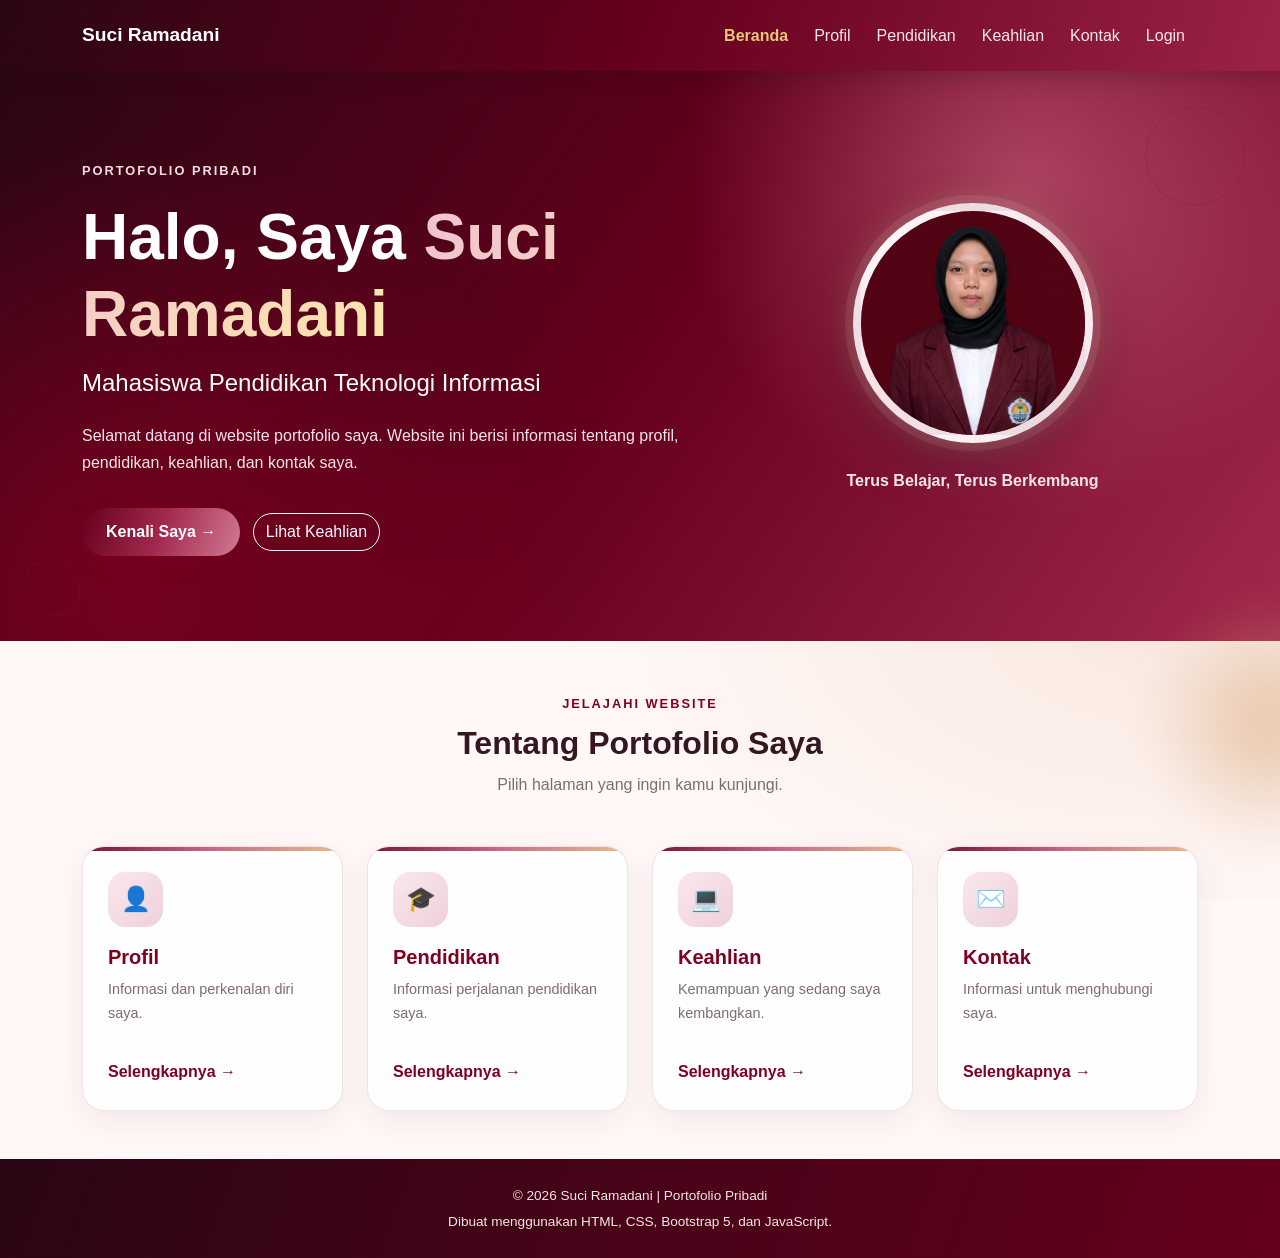
<file: index.html>
<!DOCTYPE html>
<html lang="id">
<head>
    <meta charset="UTF-8">
    <meta name="viewport" content="width=device-width, initial-scale=1.0">
    <title>Beranda | Suci Ramadani</title>
    <link href="https://cdn.jsdelivr.net/npm/bootstrap@5.3.3/dist/css/bootstrap.min.css" rel="stylesheet">
    <link rel="stylesheet" href="style.css">
</head>
<body>

<nav class="navbar navbar-expand-lg navbar-dark nav-ungu sticky-top">
    <div class="container">
        <a class="navbar-brand fw-bold" href="index.html">Suci Ramadani</a>
        <button class="navbar-toggler" data-bs-toggle="collapse" data-bs-target="#menu">
            <span class="navbar-toggler-icon"></span>
        </button>
        <div class="collapse navbar-collapse" id="menu">
            <ul class="navbar-nav ms-auto">
                <li class="nav-item"><a class="nav-link active" href="index.html">Beranda</a></li>
                <li class="nav-item"><a class="nav-link" href="profil.html">Profil</a></li>
                <li class="nav-item"><a class="nav-link" href="pendidikan.html">Pendidikan</a></li>
                <li class="nav-item"><a class="nav-link" href="keahlian.html">Keahlian</a></li>
                <li class="nav-item"><a class="nav-link" href="kontak.html">Kontak</a></li>
                <li class="nav-item"><a class="nav-link" href="login.html">Login</a></li>
            </ul>
        </div>
    </div>
</nav>

<header class="hero">
    <div class="container">
        <div class="row align-items-center">
            <div class="col-lg-7">
                <span class="label-ungu">PORTOFOLIO PRIBADI</span>
                <h1 class="display-3 fw-bold mt-3">
                    Halo, Saya <span class="teks-gradasi">Suci Ramadani</span>
                </h1>
                <h4 class="mt-3">Mahasiswa Pendidikan Teknologi Informasi</h4>
                <p class="mt-4">
                    Selamat datang di website portofolio saya.
                    Website ini berisi informasi tentang profil, pendidikan,
                    keahlian, dan kontak saya.
                </p>
                <a href="profil.html" class="btn btn-ungu mt-3">Kenali Saya →</a>
                <a href="keahlian.html" class="btn btn-outline-light rounded-pill mt-3 ms-2">Lihat Keahlian</a>
            </div>

            <div class="col-lg-5 text-center mt-5 mt-lg-0">
                <img src="profil.jpeg"
                    alt="Foto profil Suci Ramadani"
                    class="foto-profil">
                <p class="mt-4 fw-semibold">Terus Belajar, Terus Berkembang </p>
            </div>
        </div>
    </div>
</header>

<section class="container py-5">
    <div class="text-center mb-5">
        <span class="label-ungu">JELAJAHI WEBSITE</span>
        <h2 class="fw-bold mt-2">Tentang Portofolio Saya</h2>
        <p class="teks-redup">Pilih halaman yang ingin kamu kunjungi.</p>
    </div>

    <div class="row g-4">
        <div class="col-md-6 col-lg-3">
            <a href="profil.html" class="kartu">
                <div class="ikon">👤</div>
                <h5>Profil</h5>
                <p>Informasi dan perkenalan diri saya.</p>
                <span>Selengkapnya →</span>
            </a>
        </div>
        <div class="col-md-6 col-lg-3">
            <a href="pendidikan.html" class="kartu">
                <div class="ikon">🎓</div>
                <h5>Pendidikan</h5>
                <p>Informasi perjalanan pendidikan saya.</p>
                <span>Selengkapnya →</span>
            </a>
        </div>
        <div class="col-md-6 col-lg-3">
            <a href="keahlian.html" class="kartu">
                <div class="ikon">💻</div>
                <h5>Keahlian</h5>
                <p>Kemampuan yang sedang saya kembangkan.</p>
                <span>Selengkapnya →</span>
            </a>
        </div>
        <div class="col-md-6 col-lg-3">
            <a href="kontak.html" class="kartu">
                <div class="ikon">✉️</div>
                <h5>Kontak</h5>
                <p>Informasi untuk menghubungi saya.</p>
                <span>Selengkapnya →</span>
            </a>
        </div>
    </div>
</section>

<footer class="footer">
    <p>© 2026 Suci Ramadani | Portofolio Pribadi</p>
    <p>Dibuat menggunakan HTML, CSS, Bootstrap 5, dan JavaScript.</p>
</footer>

<script src="https://cdn.jsdelivr.net/npm/bootstrap@5.3.3/dist/js/bootstrap.bundle.min.js"></script>
<script src="script.js"></script>
</body>
</html>
</file>
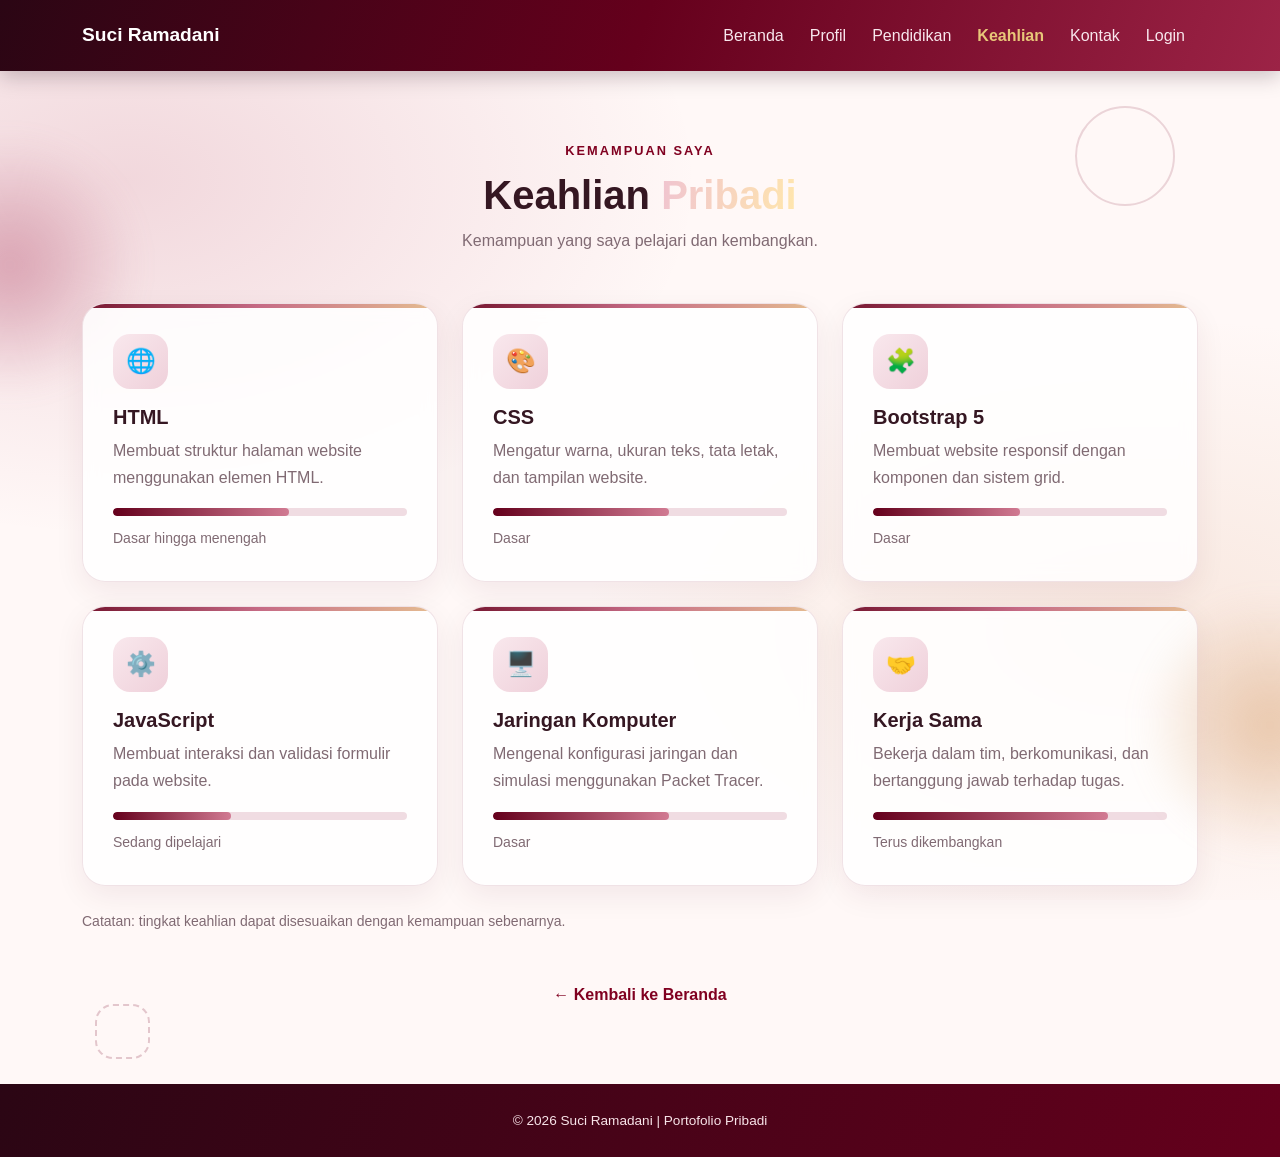
<file: keahlian.html>
<!DOCTYPE html>
<html lang="id">
<head>
    <meta charset="UTF-8">
    <meta name="viewport" content="width=device-width, initial-scale=1.0">
    <title>Keahlian | Suci Ramadani</title>
    <link href="https://cdn.jsdelivr.net/npm/bootstrap@5.3.3/dist/css/bootstrap.min.css" rel="stylesheet">
    <link rel="stylesheet" href="style.css">
</head>
<body>

<nav class="navbar navbar-expand-lg navbar-dark nav-ungu sticky-top">
    <div class="container">
        <a class="navbar-brand fw-bold" href="index.html">Suci Ramadani</a>
        <button class="navbar-toggler" data-bs-toggle="collapse" data-bs-target="#menu">
            <span class="navbar-toggler-icon"></span>
        </button>
        <div class="collapse navbar-collapse" id="menu">
            <ul class="navbar-nav ms-auto">
                <li class="nav-item"><a class="nav-link" href="index.html">Beranda</a></li>
                <li class="nav-item"><a class="nav-link" href="profil.html">Profil</a></li>
                <li class="nav-item"><a class="nav-link" href="pendidikan.html">Pendidikan</a></li>
                <li class="nav-item"><a class="nav-link active" href="keahlian.html">Keahlian</a></li>
                <li class="nav-item"><a class="nav-link" href="kontak.html">Kontak</a></li>
                <li class="nav-item"><a class="nav-link" href="login.html">Login</a></li>
            </ul>
        </div>
    </div>
</nav>

<main class="container halaman">
    <div class="text-center mb-5">
        <span class="label-ungu">KEMAMPUAN SAYA</span>
        <h1 class="fw-bold mt-2">Keahlian <span class="teks-gradasi">Pribadi</span></h1>
        <p class="teks-redup">Kemampuan yang saya pelajari dan kembangkan.</p>
    </div>

    <div class="row g-4">
        <div class="col-md-6 col-lg-4">
            <div class="kotak kartu-keahlian">
                <div class="ikon">🌐</div>
                <h3 class="h5 fw-bold mt-3">HTML</h3>
                <p class="teks-redup">Membuat struktur halaman website menggunakan elemen HTML.</p>
                <div class="progress">
                    <div class="progress-bar" style="width:60%"></div>
                </div>
                <small class="teks-redup">Dasar hingga menengah</small>
            </div>
        </div>

        <div class="col-md-6 col-lg-4">
            <div class="kotak kartu-keahlian">
                <div class="ikon">🎨</div>
                <h3 class="h5 fw-bold mt-3">CSS</h3>
                <p class="teks-redup">Mengatur warna, ukuran teks, tata letak, dan tampilan website.</p>
                <div class="progress">
                    <div class="progress-bar" style="width:60%"></div>
                </div>
                <small class="teks-redup">Dasar</small>
            </div>
        </div>

        <div class="col-md-6 col-lg-4">
            <div class="kotak kartu-keahlian">
                <div class="ikon">🧩</div>
                <h3 class="h5 fw-bold mt-3">Bootstrap 5</h3>
                <p class="teks-redup">Membuat website responsif dengan komponen dan sistem grid.</p>
                <div class="progress">
                    <div class="progress-bar" style="width:50%"></div>
                </div>
                <small class="teks-redup">Dasar</small>
            </div>
        </div>

        <div class="col-md-6 col-lg-4">
            <div class="kotak kartu-keahlian">
                <div class="ikon">⚙️</div>
                <h3 class="h5 fw-bold mt-3">JavaScript</h3>
                <p class="teks-redup">Membuat interaksi dan validasi formulir pada website.</p>
                <div class="progress">
                    <div class="progress-bar" style="width:40%"></div>
                </div>
                <small class="teks-redup">Sedang dipelajari</small>
            </div>
        </div>

        <div class="col-md-6 col-lg-4">
            <div class="kotak kartu-keahlian">
                <div class="ikon">🖥️</div>
                <h3 class="h5 fw-bold mt-3">Jaringan Komputer</h3>
                <p class="teks-redup">Mengenal konfigurasi jaringan dan simulasi menggunakan Packet Tracer.</p>
                <div class="progress">
                    <div class="progress-bar" style="width:60%"></div>
                </div>
                <small class="teks-redup">Dasar</small>
            </div>
        </div>

        <div class="col-md-6 col-lg-4">
            <div class="kotak kartu-keahlian">
                <div class="ikon">🤝</div>
                <h3 class="h5 fw-bold mt-3">Kerja Sama</h3>
                <p class="teks-redup">Bekerja dalam tim, berkomunikasi, dan bertanggung jawab terhadap tugas.</p>
                <div class="progress">
                    <div class="progress-bar" style="width:80%"></div>
                </div>
                <small class="teks-redup">Terus dikembangkan</small>
            </div>
        </div>
    </div>

    <p class="teks-redup small mt-4">
        Catatan: tingkat keahlian dapat disesuaikan dengan kemampuan sebenarnya.
    </p>

    <div class="text-center mt-5">
        <a href="index.html" class="link-kembali">← Kembali ke Beranda</a>
    </div>
</main>

<footer class="footer">
    <p>© 2026 Suci Ramadani | Portofolio Pribadi</p>
</footer>

<script src="https://cdn.jsdelivr.net/npm/bootstrap@5.3.3/dist/js/bootstrap.bundle.min.js"></script>
<script src="script.js"></script>
</body>
</html>
</file>
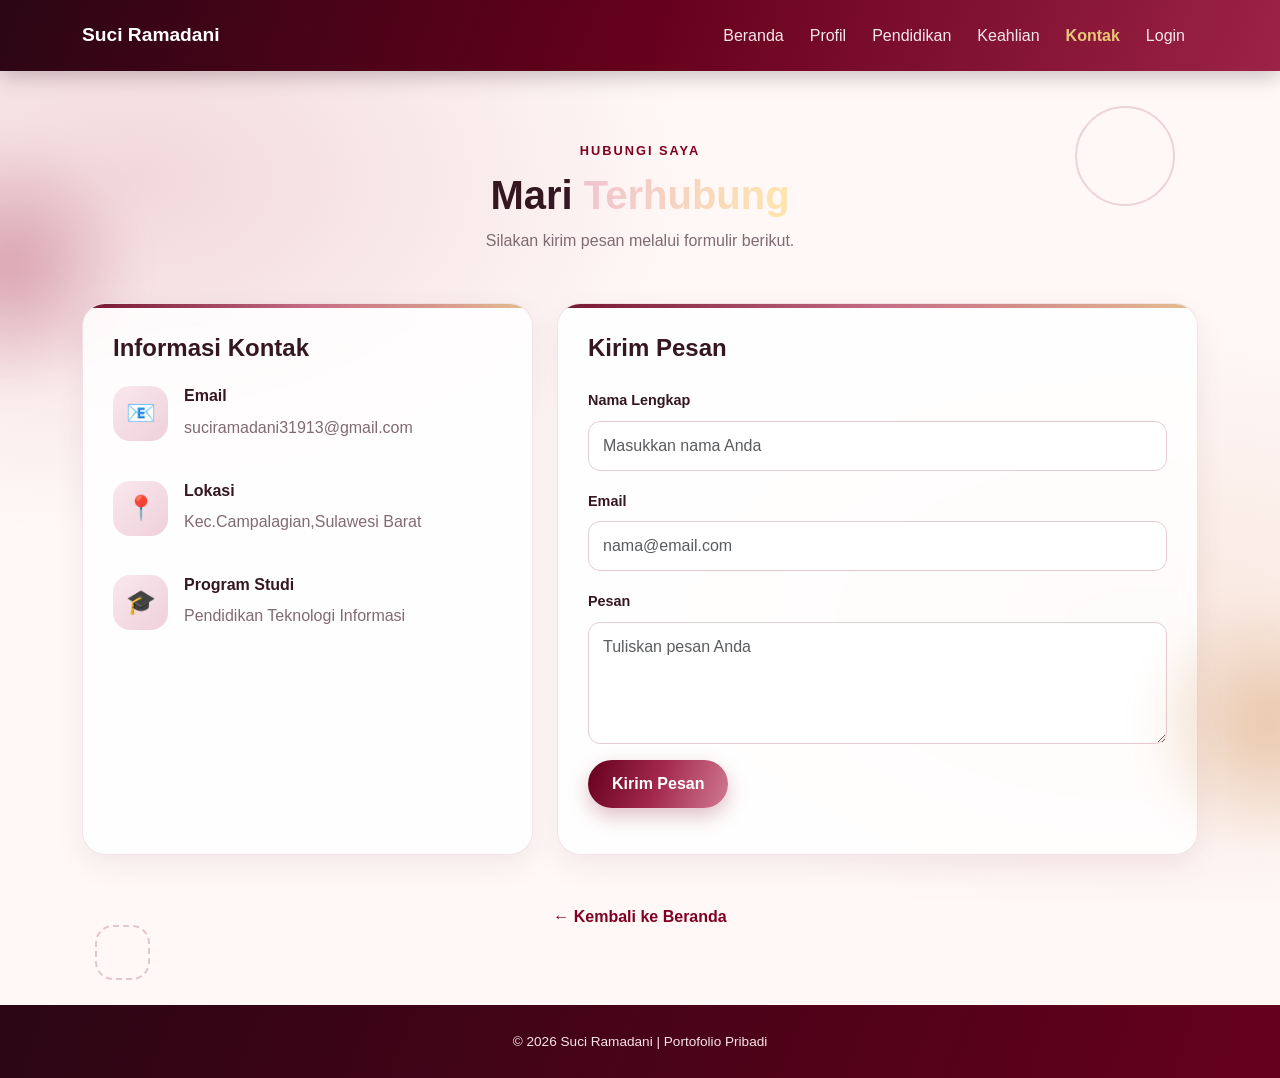
<file: kontak.html>
<!DOCTYPE html>
<html lang="id">
<head>
    <meta charset="UTF-8">
    <meta name="viewport" content="width=device-width, initial-scale=1.0">
    <title>Kontak | Suci Ramadani</title>
    <link href="https://cdn.jsdelivr.net/npm/bootstrap@5.3.3/dist/css/bootstrap.min.css" rel="stylesheet">
    <link rel="stylesheet" href="style.css">
</head>
<body>

<nav class="navbar navbar-expand-lg navbar-dark nav-ungu sticky-top">
    <div class="container">
        <a class="navbar-brand fw-bold" href="index.html"> Suci Ramadani</a>
        <button class="navbar-toggler" data-bs-toggle="collapse" data-bs-target="#menu">
            <span class="navbar-toggler-icon"></span>
        </button>
        <div class="collapse navbar-collapse" id="menu">
            <ul class="navbar-nav ms-auto">
                <li class="nav-item"><a class="nav-link" href="index.html">Beranda</a></li>
                <li class="nav-item"><a class="nav-link" href="profil.html">Profil</a></li>
                <li class="nav-item"><a class="nav-link" href="pendidikan.html">Pendidikan</a></li>
                <li class="nav-item"><a class="nav-link" href="keahlian.html">Keahlian</a></li>
                <li class="nav-item"><a class="nav-link active" href="kontak.html">Kontak</a></li>
                <li class="nav-item"><a class="nav-link" href="login.html">Login</a></li>
            </ul>
        </div>
    </div>
</nav>

<main class="container halaman">
    <div class="text-center mb-5">
        <span class="label-ungu">HUBUNGI SAYA</span>
        <h1 class="fw-bold mt-2">Mari <span class="teks-gradasi">Terhubung</span></h1>
        <p class="teks-redup">Silakan kirim pesan melalui formulir berikut.</p>
    </div>

    <div class="row g-4">
        <div class="col-lg-5">
            <div class="kotak h-100">
                <h2 class="h4 fw-bold mb-4">Informasi Kontak</h2>

                <div class="d-flex gap-3 mb-4">
                    <div class="ikon">📧</div>
                    <div>
                        <h3 class="h6 fw-bold">Email</h3>
                        <p class="teks-redup">suciramadani31913@gmail.com</p>
                    </div>
                </div>

                <div class="d-flex gap-3 mb-4">
                    <div class="ikon">📍</div>
                    <div>
                        <h3 class="h6 fw-bold">Lokasi</h3>
                        <p class="teks-redup">Kec.Campalagian,Sulawesi Barat</p>
                    </div>
                </div>

                <div class="d-flex gap-3">
                    <div class="ikon">🎓</div>
                    <div>
                        <h3 class="h6 fw-bold">Program Studi</h3>
                        <p class="teks-redup">Pendidikan Teknologi Informasi</p>
                    </div>
                </div>

                <p class="small teks-redup mt-4">
                      </p>
            </div>
        </div>

        <div class="col-lg-7">
            <div class="kotak">
                <h2 class="h4 fw-bold mb-4">Kirim Pesan</h2>

                <form id="contactForm">
                    <div class="mb-3">
                        <label for="nama" class="form-label">Nama Lengkap</label>
                        <input type="text" class="form-control" id="nama"
                               placeholder="Masukkan nama Anda" required>
                    </div>

                    <div class="mb-3">
                        <label for="email" class="form-label">Email</label>
                        <input type="email" class="form-control" id="email"
                               placeholder="nama@email.com" required>
                    </div>

                    <div class="mb-3">
                        <label for="pesan" class="form-label">Pesan</label>
                        <textarea class="form-control" id="pesan" rows="4"
                                  placeholder="Tuliskan pesan Anda" required></textarea>
                    </div>

                    <button type="submit" class="btn btn-ungu">Kirim Pesan</button>
                    <div id="contactMessage" class="mt-3" role="status"></div>
                </form>
            </div>
        </div>
    </div>

    <div class="text-center mt-5">
        <a href="index.html" class="link-kembali">← Kembali ke Beranda</a>
    </div>
</main>

<footer class="footer">
    <p>© 2026 Suci Ramadani | Portofolio Pribadi</p>
</footer>

<script src="https://cdn.jsdelivr.net/npm/bootstrap@5.3.3/dist/js/bootstrap.bundle.min.js"></script>
<script src="script.js"></script>
</body>
</html>
</file>
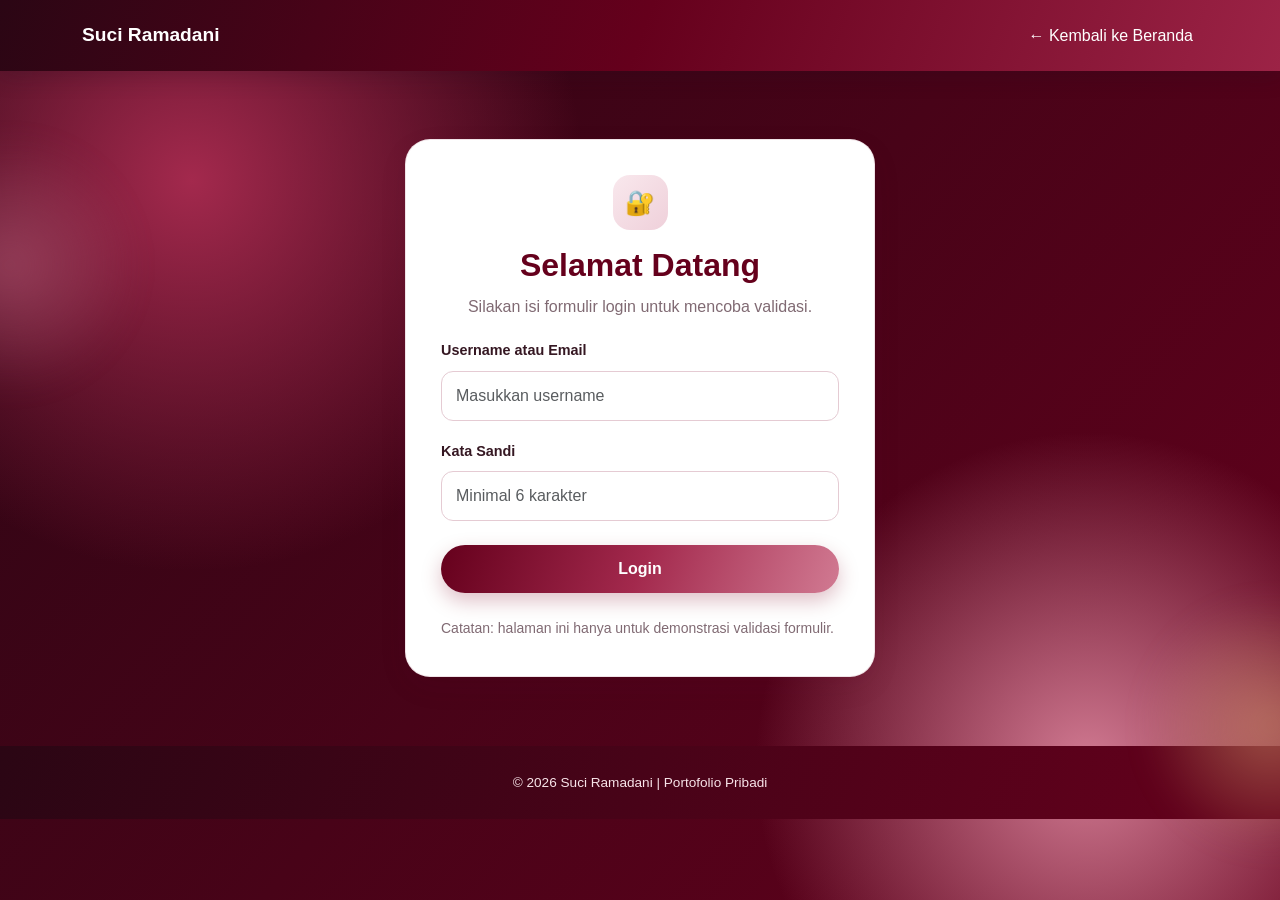
<file: login.html>
<!DOCTYPE html>
<html lang="id">
<head>
    <meta charset="UTF-8">
    <meta name="viewport" content="width=device-width, initial-scale=1.0">
    <title>Login | Suci Ramadani</title>
    <link href="https://cdn.jsdelivr.net/npm/bootstrap@5.3.3/dist/css/bootstrap.min.css" rel="stylesheet">
    <link rel="stylesheet" href="style.css">
</head>
<body class="halaman-login">

<nav class="navbar navbar-dark nav-ungu">
    <div class="container">
        <a class="navbar-brand fw-bold" href="index.html">Suci Ramadani</a>
        <a href="index.html" class="nav-link text-white">← Kembali ke Beranda</a>
    </div>
</nav>

<main class="login-wrapper">
    <div class="login-box">
        <div class="ikon mx-auto mb-3">🔐</div>

        <h1 class="h2 fw-bold text-center">Selamat Datang</h1>
        <p class="teks-redup text-center">
            Silakan isi formulir login untuk mencoba validasi.
        </p>

        <form id="loginForm" novalidate>
            <div class="mb-3">
                <label for="username" class="form-label">Username atau Email</label>
                <input type="text" class="form-control" id="username"
                       placeholder="Masukkan username" required>
            </div>

            <div class="mb-3">
                <label for="password" class="form-label">Kata Sandi</label>
                <input type="password" class="form-control" id="password"
                       placeholder="Minimal 6 karakter" required>
            </div>

            <button type="submit" class="btn btn-ungu w-100 mt-2">
                Login
            </button>

            <div id="loginMessage" class="mt-3" role="status"></div>
        </form>

        <p class="small teks-redup mt-4 mb-0">
            Catatan: halaman ini hanya untuk demonstrasi validasi formulir.
        </p>
    </div>
</main>

<footer class="footer">
    <p>© 2026 Suci Ramadani | Portofolio Pribadi</p>
</footer>

<script src="https://cdn.jsdelivr.net/npm/bootstrap@5.3.3/dist/js/bootstrap.bundle.min.js"></script>
<script src="script.js"></script>
</body>
</html>
</file>
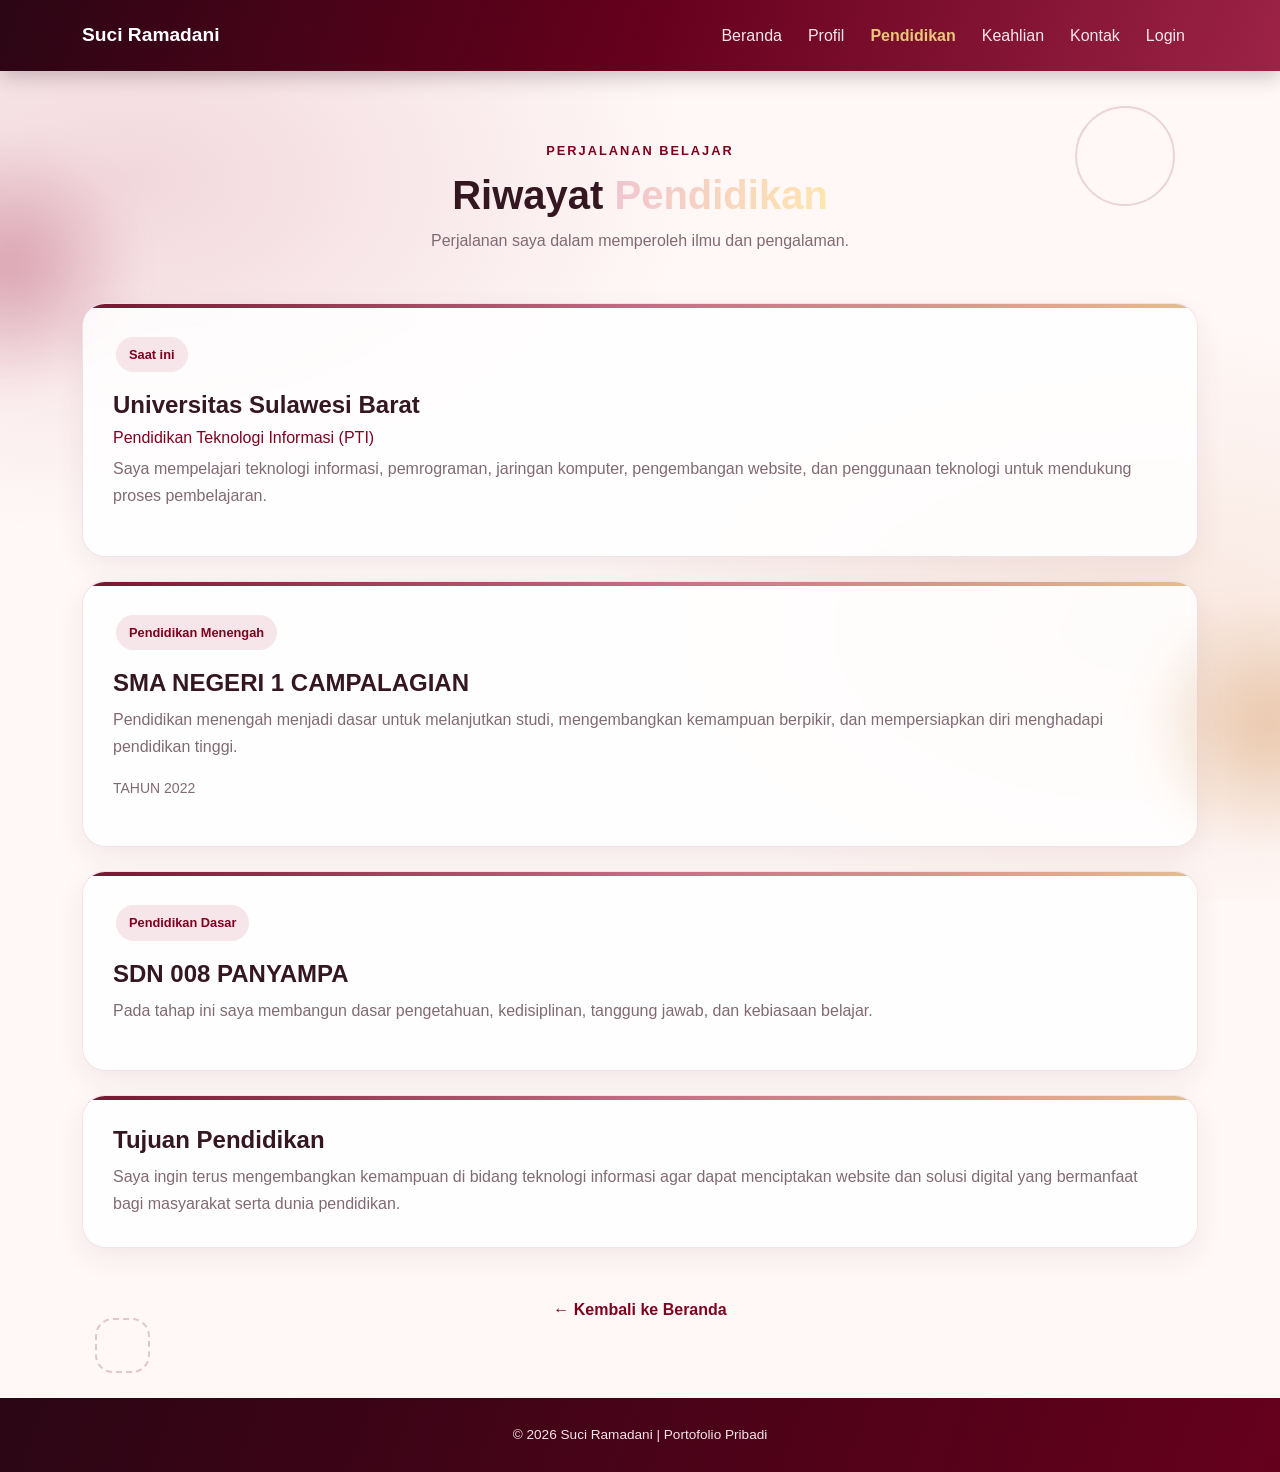
<file: pendidikan.html>
<!DOCTYPE html>
<html lang="id">
<head>
    <meta charset="UTF-8">
    <meta name="viewport" content="width=device-width, initial-scale=1.0">
    <title>Pendidikan | Suci Ramadani</title>
    <link href="https://cdn.jsdelivr.net/npm/bootstrap@5.3.3/dist/css/bootstrap.min.css" rel="stylesheet">
    <link rel="stylesheet" href="style.css">
</head>
<body>

<nav class="navbar navbar-expand-lg navbar-dark nav-ungu sticky-top">
    <div class="container">
        <a class="navbar-brand fw-bold" href="index.html">Suci Ramadani</a>
        <button class="navbar-toggler" data-bs-toggle="collapse" data-bs-target="#menu">
            <span class="navbar-toggler-icon"></span>
        </button>
        <div class="collapse navbar-collapse" id="menu">
            <ul class="navbar-nav ms-auto">
                <li class="nav-item"><a class="nav-link" href="index.html">Beranda</a></li>
                <li class="nav-item"><a class="nav-link" href="profil.html">Profil</a></li>
                <li class="nav-item"><a class="nav-link active" href="pendidikan.html">Pendidikan</a></li>
                <li class="nav-item"><a class="nav-link" href="keahlian.html">Keahlian</a></li>
                <li class="nav-item"><a class="nav-link" href="kontak.html">Kontak</a></li>
                <li class="nav-item"><a class="nav-link" href="login.html">Login</a></li>
            </ul>
        </div>
    </div>
</nav>

<main class="container halaman">
    <div class="text-center mb-5">
        <span class="label-ungu">PERJALANAN BELAJAR</span>
        <h1 class="fw-bold mt-2">Riwayat <span class="teks-gradasi">Pendidikan</span></h1>
        <p class="teks-redup">Perjalanan saya dalam memperoleh ilmu dan pengalaman.</p>
    </div>

    <div class="kotak mb-4">
        <span class="badge-ungu">Saat ini</span>
        <h2 class="h4 fw-bold mt-3">Universitas Sulawesi Barat</h2>
        <h3 class="h6 warna-ungu">Pendidikan Teknologi Informasi (PTI)</h3>
        <p class="teks-redup">
            Saya mempelajari teknologi informasi, pemrograman,
            jaringan komputer, pengembangan website, dan penggunaan
            teknologi untuk mendukung proses pembelajaran.
        </p>
    </div>

    <div class="kotak mb-4">
        <span class="badge-ungu">Pendidikan Menengah</span>
        <h2 class="h4 fw-bold mt-3">SMA NEGERI 1 CAMPALAGIAN</h2>
        <p class="teks-redup">
            Pendidikan menengah menjadi dasar untuk melanjutkan studi,
            mengembangkan kemampuan berpikir, dan mempersiapkan diri
            menghadapi pendidikan tinggi.
        </p>
        <p class="teks-redup small">TAHUN 2022</p>
    </div>

    <div class="kotak mb-4">
        <span class="badge-ungu">Pendidikan Dasar</span>
        <h2 class="h4 fw-bold mt-3">SDN 008 PANYAMPA</h2>
        <p class="teks-redup">
            Pada tahap ini saya membangun dasar pengetahuan,
            kedisiplinan, tanggung jawab, dan kebiasaan belajar.
        </p>
    </div>

    <div class="kotak">
        <h2 class="h4 fw-bold">Tujuan Pendidikan</h2>
        <p class="teks-redup mb-0">
            Saya ingin terus mengembangkan kemampuan di bidang teknologi
            informasi agar dapat menciptakan website dan solusi digital
            yang bermanfaat bagi masyarakat serta dunia pendidikan.
        </p>
    </div>

    <div class="text-center mt-5">
        <a href="index.html" class="link-kembali">← Kembali ke Beranda</a>
    </div>
</main>

<footer class="footer">
    <p>© 2026 Suci Ramadani | Portofolio Pribadi</p>
</footer>

<script src="https://cdn.jsdelivr.net/npm/bootstrap@5.3.3/dist/js/bootstrap.bundle.min.js"></script>
<script src="script.js"></script>
</body>
</html>
</file>
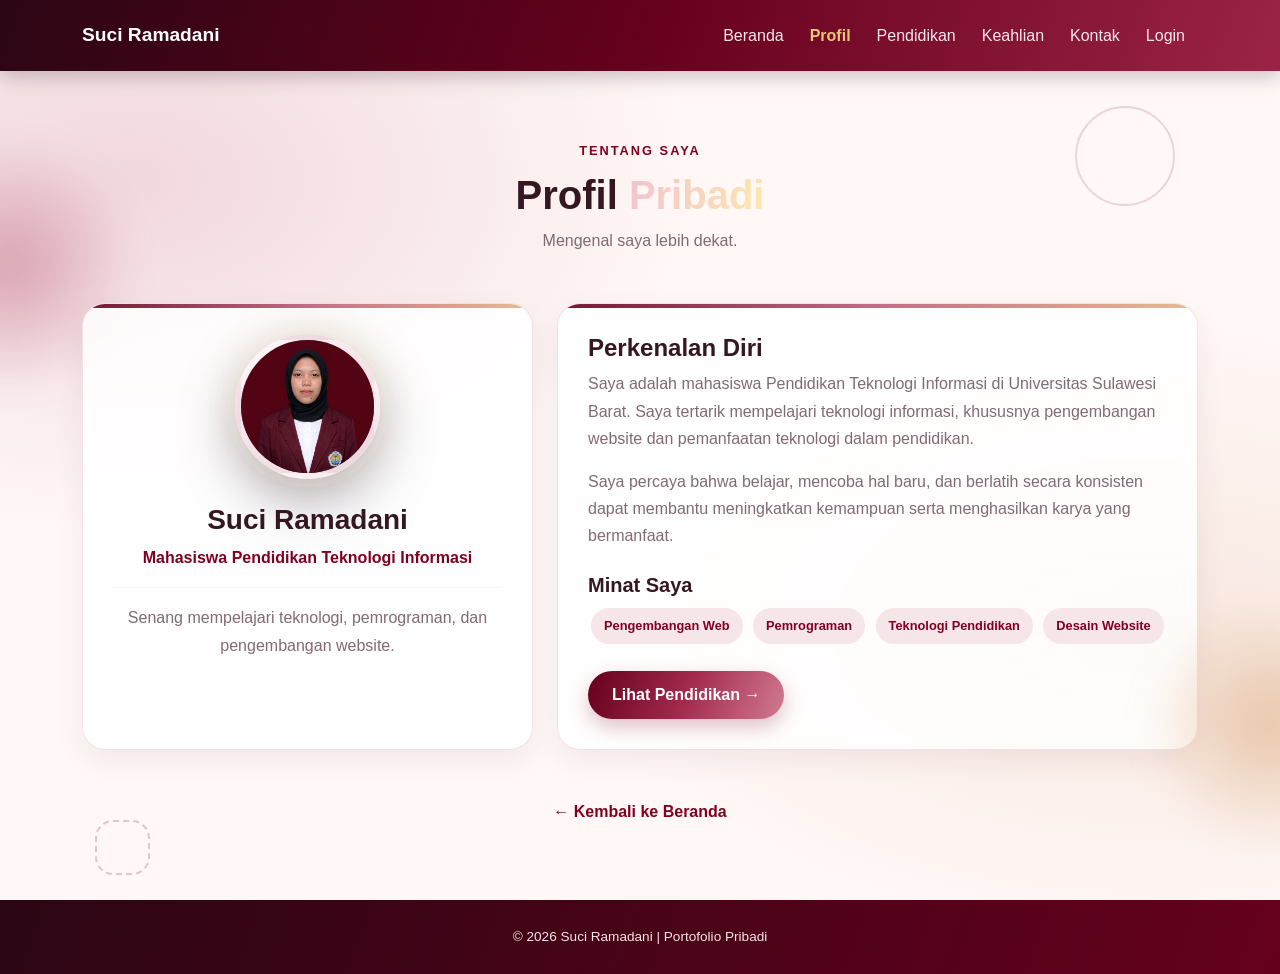
<file: profil.html>
<!DOCTYPE html>
<html lang="id">
<head>
    <meta charset="UTF-8">
    <meta name="viewport" content="width=device-width, initial-scale=1.0">
    <title>Profil | Suci Ramadani</title>
    <link href="https://cdn.jsdelivr.net/npm/bootstrap@5.3.3/dist/css/bootstrap.min.css" rel="stylesheet">
    <link rel="stylesheet" href="style.css">
</head>
<body>

<nav class="navbar navbar-expand-lg navbar-dark nav-ungu sticky-top">
    <div class="container">
        <a class="navbar-brand fw-bold" href="index.html">Suci Ramadani</a>
        <button class="navbar-toggler" data-bs-toggle="collapse" data-bs-target="#menu">
            <span class="navbar-toggler-icon"></span>
        </button>
        <div class="collapse navbar-collapse" id="menu">
            <ul class="navbar-nav ms-auto">
                <li class="nav-item"><a class="nav-link" href="index.html">Beranda</a></li>
                <li class="nav-item"><a class="nav-link active" href="profil.html">Profil</a></li>
                <li class="nav-item"><a class="nav-link" href="pendidikan.html">Pendidikan</a></li>
                <li class="nav-item"><a class="nav-link" href="keahlian.html">Keahlian</a></li>
                <li class="nav-item"><a class="nav-link" href="kontak.html">Kontak</a></li>
                <li class="nav-item"><a class="nav-link" href="login.html">Login</a></li>
            </ul>
        </div>
    </div>
</nav>

<main class="container halaman">
    <div class="text-center mb-5">
        <span class="label-ungu">TENTANG SAYA</span>
        <h1 class="fw-bold mt-2">Profil <span class="teks-gradasi">Pribadi</span></h1>
        <p class="teks-redup">Mengenal saya lebih dekat.</p>
    </div>

    <div class="row g-4 align-items-stretch">
        <div class="col-lg-5">
            <div class="kotak text-center">
                <img src="profil.jpeg"
                    alt="Foto profil Suci Ramadani"
                     class="foto-profil foto-kecil">
                <h2 class="h3 fw-bold mt-4">Suci Ramadani</h2>
                <p class="warna-ungu fw-semibold">Mahasiswa Pendidikan Teknologi Informasi</p>
                <hr>
                <p class="teks-redup">Senang mempelajari teknologi, pemrograman, dan pengembangan website.</p>
            </div>
        </div>

        <div class="col-lg-7">
            <div class="kotak h-100">
                <h2 class="h4 fw-bold">Perkenalan Diri</h2>
                <p class="teks-redup">
                    Saya adalah mahasiswa Pendidikan Teknologi Informasi
                    di Universitas Sulawesi Barat. Saya tertarik mempelajari
                    teknologi informasi, khususnya pengembangan website
                    dan pemanfaatan teknologi dalam pendidikan.
                </p>
                <p class="teks-redup">
                    Saya percaya bahwa belajar, mencoba hal baru, dan
                    berlatih secara konsisten dapat membantu meningkatkan
                    kemampuan serta menghasilkan karya yang bermanfaat.
                </p>

                <h3 class="h5 fw-bold mt-4">Minat Saya</h3>
                <span class="badge-ungu">Pengembangan Web</span>
                <span class="badge-ungu">Pemrograman</span>
                <span class="badge-ungu">Teknologi Pendidikan</span>
                <span class="badge-ungu">Desain Website</span>

                <div class="mt-4">
                    <a href="pendidikan.html" class="btn btn-ungu">Lihat Pendidikan →</a>
                </div>
            </div>
        </div>
    </div>

    <div class="text-center mt-5">
        <a href="index.html" class="link-kembali">← Kembali ke Beranda</a>
    </div>
</main>

<footer class="footer">
    <p>© 2026 Suci Ramadani | Portofolio Pribadi</p>
</footer>

<script src="https://cdn.jsdelivr.net/npm/bootstrap@5.3.3/dist/js/bootstrap.bundle.min.js"></script>
<script src="script.js"></script>
</body>
</html>
</file>
<file: style.css>
/* ========================================
   1. WARNA DAN PENGATURAN DASAR
======================================== */
:root {
    --ungu-tua: #2b0614;
    --ungu: #800020;
    --ungu-muda: #b33a5c;
    --lavender: #f0c4d0;
    --teks: #351722;
    --redup: #806a73;
    --putih: #ffffff;
    --emas: #e8c779;
}

* {
    box-sizing: border-box;
}

html {
    scroll-behavior: smooth;
}

body {
    margin: 0;
    font-family: 'Poppins', sans-serif;
    color: var(--teks);
    background:
        radial-gradient(circle at 10% 15%, rgba(179, 58, 92, 0.12), transparent 28%),
        radial-gradient(circle at 90% 80%, rgba(232, 199, 121, 0.15), transparent 30%),
        #fff8f5;
    line-height: 1.7;
    position: relative;
    overflow-x: hidden;
}

a {
    text-decoration: none;
}

/* ========================================
   2. CAHAYA BACKGROUND BERGERAK
======================================== */
body::before,
body::after {
    content: "";
    position: fixed;
    width: 300px;
    height: 300px;
    border-radius: 50%;
    filter: blur(80px);
    opacity: 0.25;
    pointer-events: none;
    z-index: -1;
}

body::before {
    top: 5%;
    left: -100px;
    background: #b33a5c;
    animation: cahayaKiri 12s ease-in-out infinite alternate;
}

body::after {
    right: -100px;
    bottom: 5%;
    background: #e8c779;
    animation: cahayaKanan 15s ease-in-out infinite alternate;
}

@keyframes cahayaKiri {
    0% {
        transform: translate(0, 0) scale(1);
    }

    50% {
        transform: translate(120px, 100px) scale(1.2);
    }

    100% {
        transform: translate(40px, 200px) scale(0.9);
    }
}

@keyframes cahayaKanan {
    0% {
        transform: translate(0, 0) scale(1);
    }

    50% {
        transform: translate(-100px, -80px) scale(1.15);
    }

    100% {
        transform: translate(-40px, -160px) scale(0.9);
    }
}

/* ========================================
   3. NAVIGASI
======================================== */
.nav-ungu {
    background: linear-gradient(110deg, #2b0614, #65001c, #9c2346);
    box-shadow: 0 5px 20px rgba(40, 15, 30, 0.25);
    padding: 14px 0;
}

.navbar-brand {
    font-size: 1.2rem;
    color: white;
}

.navbar-brand:hover {
    color: var(--emas);
}

.navbar .nav-link {
    color: #f8e7ed;
    margin: 0 5px;
    transition: 0.3s;
}

.navbar .nav-link:hover,
.navbar .nav-link.active {
    color: var(--emas);
    font-weight: 700;
}

/* ========================================
   4. BERANDA DAN BACKGROUND UTAMA
======================================== */
.hero {
    position: relative;
    isolation: isolate;
    overflow: hidden;
    padding: 85px 0;
    color: white;

    background:
        radial-gradient(circle at 80% 20%, rgba(220, 120, 150, 0.5), transparent 30%),
        radial-gradient(circle at 10% 90%, rgba(128, 0, 32, 0.8), transparent 35%),
        linear-gradient(125deg, #2b0614, #65001c, #a3294d);
}

/* Lingkaran dekorasi */
.hero::before,
.hero::after {
    content: "";
    position: absolute;
    border: 2px solid rgba(255, 255, 255, 0.2);
    border-radius: 50%;
    pointer-events: none;
    z-index: -1;
}

.hero::before {
    width: 300px;
    height: 300px;
    right: -70px;
    top: -70px;
    animation: putarLingkaran 18s linear infinite;
}

.hero::after {
    width: 190px;
    height: 190px;
    left: 5%;
    bottom: -100px;
    animation: lingkaranMelayang 7s ease-in-out infinite;
}

.hero .container {
    position: relative;
    z-index: 1;
}

.hero h1 {
    line-height: 1.2;
}

.hero p {
    color: #f8e4e9;
}

@keyframes putarLingkaran {
    from {
        transform: rotate(0deg) scale(1);
    }

    to {
        transform: rotate(360deg) scale(1.08);
    }
}

@keyframes lingkaranMelayang {
    0%, 100% {
        transform: translateY(0);
    }

    50% {
        transform: translateY(-35px);
    }
}

/* Label kecil pada beranda */
.label-ungu {
    display: inline-block;
    color: var(--ungu);
    font-size: 0.8rem;
    font-weight: 700;
    letter-spacing: 2px;
}

.hero .label-ungu {
    color: #f5dce4;
}

/* Tulisan gradasi */
.teks-gradasi {
    background: linear-gradient(100deg, #f0c4d0, #ffe6ad);
    -webkit-background-clip: text;
    background-clip: text;
    color: transparent;
}

/* ========================================
   5. FOTO PROFIL
======================================== */
.foto-profil {
    width: 240px;
    height: 240px;
    margin: auto;
    display: block;
    object-fit: cover;
    object-position: center;
    border-radius: 50%;
    border: 8px solid rgba(255, 255, 255, 0.85);

    background: linear-gradient(145deg, #f6dce4, #b33a5c, #65001c);

    box-shadow:
        0 0 0 8px rgba(255, 255, 255, 0.08),
        0 0 35px rgba(232, 199, 121, 0.3),
        0 20px 55px rgba(15, 5, 35, 0.35);

    animation: melayang 3s ease-in-out infinite;
}

.foto-kecil {
    width: 145px;
    height: 145px;
    font-size: initial;
    border-width: 6px;
}

@keyframes melayang {
    0%, 100% {
        transform: translateY(0);
    }

    50% {
        transform: translateY(-12px);
    }
}

/* ========================================
   6. TOMBOL
======================================== */
.btn-ungu {
    display: inline-block;
    padding: 12px 24px;
    border: none;
    border-radius: 50px;
    color: white;
    font-weight: 600;

    background: linear-gradient(110deg, #65001c, #a3294d, #d17a92);
    box-shadow: 0 8px 20px rgba(128, 0, 32, 0.25);
    transition: 0.3s;
}

.btn-ungu:hover {
    color: white;
    transform: translateY(-3px);
    box-shadow: 0 12px 28px rgba(128, 0, 32, 0.35);
}

.btn-outline-light {
    border-radius: 50px;
    transition: 0.3s;
}

.btn-outline-light:hover {
    transform: translateY(-3px);
}

/* ========================================
   7. KARTU BERANDA
======================================== */
.kartu {
    display: block;
    height: 100%;
    padding: 25px;
    border: 1px solid rgba(128, 0, 32, 0.1);
    border-radius: 22px;
    color: var(--teks);

    background: rgba(255, 255, 255, 0.82);
    box-shadow: 0 10px 30px rgba(69, 32, 50, 0.07);

    backdrop-filter: blur(8px);
    transition: 0.35s ease;
}

.kartu:hover {
    color: var(--teks);
    transform: translateY(-7px);
    border-color: rgba(128, 0, 32, 0.25);
    box-shadow: 0 18px 35px rgba(69, 32, 50, 0.15);
}

.kartu h5 {
    margin-top: 18px;
    font-weight: 700;
    color: var(--ungu);
}

.kartu p {
    min-height: 65px;
    color: var(--redup);
    font-size: 0.9rem;
}

.kartu span:last-child {
    color: var(--ungu);
    font-weight: 600;
}

/* Ikon kartu */
.ikon {
    width: 55px;
    height: 55px;
    display: grid;
    place-items: center;
    border-radius: 17px;
    background: linear-gradient(135deg, #f9e8ed, #efd0da);
    font-size: 1.5rem;
}

/* ========================================
   8. HALAMAN DALAM
======================================== */
.halaman {
    min-height: 75vh;
    padding-top: 65px;
    padding-bottom: 75px;
}

.teks-redup {
    color: var(--redup);
}

.warna-ungu {
    color: var(--ungu);
}

.kotak {
    height: 100%;
    padding: 30px;
    border: 1px solid rgba(128, 0, 32, 0.1);
    border-radius: 23px;
    background: rgba(255, 255, 255, 0.85);
    box-shadow: 0 12px 35px rgba(50, 16, 40, 0.07);
    backdrop-filter: blur(8px);
    transition: 0.3s ease;
}

.kotak:hover {
    transform: translateY(-5px);
    box-shadow: 0 18px 40px rgba(83, 0, 21, 0.12);
}

.kotak hr {
    border-color: #ead3dc;
}

.badge-ungu {
    display: inline-block;
    margin: 3px;
    padding: 7px 13px;
    border-radius: 50px;
    background: #f6e5e9;
    color: #800020;
    font-size: 0.8rem;
    font-weight: 600;
}

.link-kembali {
    color: var(--ungu);
    font-weight: 600;
}

.link-kembali:hover {
    color: #b33a5c;
}

/* ========================================
   9. KEAHLIAN
======================================== */
.kartu-keahlian {
    transition: transform 0.3s ease;
}

.kartu-keahlian:hover {
    transform: translateY(-5px);
}

.progress {
    height: 8px;
    margin: 17px 0 8px;
    border-radius: 20px;
    background: #f0dce2;
    overflow: hidden;
}

.progress-bar {
    border-radius: 20px;
    background: linear-gradient(90deg, #65001c, #d17a92);
}

/* ========================================
   10. FORMULIR
======================================== */
.form-label {
    font-weight: 600;
    font-size: 0.9rem;
}

.form-control {
    padding: 12px 14px;
    border: 1px solid #e5cbd3;
    border-radius: 12px;
}

.form-control:focus {
    border-color: #b33a5c;
    box-shadow: 0 0 0 0.2rem rgba(128, 0, 32, 0.15);
}

.message-success {
    color: #15803d;
    font-weight: 600;
}

.message-error {
    color: #b91c1c;
    font-weight: 600;
}

/* ========================================
   11. HALAMAN LOGIN
======================================== */
.halaman-login {
    min-height: 100vh;
    background:
        radial-gradient(circle at 15% 20%, #a3294d 0, transparent 30%),
        radial-gradient(circle at 85% 85%, #d17a92 0, transparent 25%),
        linear-gradient(130deg, #2b0614, #65001c);
}

.login-wrapper {
    min-height: 75vh;
    display: grid;
    place-items: center;
    padding: 45px 20px;
}

.login-box {
    width: 100%;
    max-width: 470px;
    padding: 35px;
    border-radius: 25px;
    background: white;
    box-shadow: 0 25px 70px rgba(15, 5, 20, 0.35);
}

.login-box h1 {
    color: #65001c;
}

.login-box .ikon {
    margin-bottom: 20px;
}

/* ========================================
   12. FOOTER
======================================== */
.footer {
    padding: 22px 15px;
    text-align: center;
    color: #f8e4e9;
    background: linear-gradient(110deg, #2b0614, #65001c);
    font-size: 0.85rem;
}

.footer p {
    margin: 3px 0;
}

/* ========================================
   13. RESPONSIF UNTUK HP
======================================== */
@media (max-width: 767px) {
    .hero {
        padding: 60px 0;
        text-align: center;
    }

    .hero h1 {
        font-size: 2.5rem;
    }

    .foto-profil {
        width: 200px;
        height: 200px;
    }

    .foto-kecil {
        width: 140px;
        height: 140px;
    }

    .halaman {
        padding-top: 45px;
        padding-bottom: 50px;
    }

    .kotak {
        padding: 22px;
    }

    .login-box {
        padding: 25px;
    }

    .hero::before {
        width: 200px;
        height: 200px;
        right: -100px;
    }

    .hero::after {
        width: 130px;
        height: 130px;
    }
}

/* Mengurangi animasi sesuai pengaturan aksesibilitas */
@media (prefers-reduced-motion: reduce) {
    *,
    *::before,
    *::after {
        animation-duration: 0.01ms !important;
        animation-iteration-count: 1 !important;
        transition-duration: 0.01ms !important;
        scroll-behavior: auto !important;
    }
}

/* ===== BACKGROUND MARUN DEKORATIF ===== */

body {
    background-color: #fff8f7;
    background-image:
        radial-gradient(ellipse at 10% 20%, rgba(171, 47, 82, 0.16), transparent 35%),
        radial-gradient(ellipse at 90% 70%, rgba(225, 174, 139, 0.22), transparent 35%);
    background-attachment: fixed;
}

/* Cahaya bergerak di seluruh halaman */
body::before,
body::after {
    content: "";
    position: fixed;
    width: 260px;
    height: 260px;
    border-radius: 50%;
    pointer-events: none;
    z-index: 0;
    opacity: 0.5;
    filter: blur(15px);
}

body::before {
    top: 15%;
    left: -120px;
    background: radial-gradient(circle, #bd6480, transparent 70%);
    animation: cahayaKiri 9s ease-in-out infinite alternate;
}

body::after {
    right: -120px;
    bottom: 5%;
    background: radial-gradient(circle, #d7a16f, transparent 70%);
    animation: cahayaKanan 11s ease-in-out infinite alternate;
}

/* Pastikan isi halaman tetap berada di atas background */
main,
section,
footer,
.nav-ungu,
.hero,
.halaman {
    position: relative;
}

/* Hiasan lingkaran di setiap bagian halaman */
.halaman::before,
.hero::before {
    content: "";
    position: absolute;
    top: 35px;
    right: 35px;
    width: 100px;
    height: 100px;
    border: 2px solid rgba(128, 25, 57, 0.16);
    border-radius: 50%;
    pointer-events: none;
    animation: putarLingkaran 14s linear infinite;
}

/* Hiasan lingkaran putus-putus */
.halaman::after,
.hero::after {
    content: "";
    position: absolute;
    left: 25px;
    bottom: 25px;
    width: 55px;
    height: 55px;
    border: 2px dashed rgba(128, 25, 57, 0.22);
    border-radius: 18px;
    pointer-events: none;
    animation: kotakMengambang 5s ease-in-out infinite alternate;
}

/* ===== KARTU PROFIL, PENDIDIKAN, DAN LAINNYA ===== */

.kartu,
.kartu-keahlian,
.kotak,
.login-box {
    position: relative;
    overflow: hidden;
    border: 1px solid rgba(128, 25, 57, 0.12);
    box-shadow: 0 10px 30px rgba(89, 17, 42, 0.07);
    transition:
        transform 0.35s ease,
        box-shadow 0.35s ease,
        border-color 0.35s ease;
}

/* Garis marun di bagian atas kartu */
.kartu::before,
.kartu-keahlian::before,
.kotak::before {
    content: "";
    position: absolute;
    top: 0;
    left: 0;
    width: 100%;
    height: 4px;
    background: linear-gradient(90deg, #76152f, #c66b85, #e5bd91);
}

/* Efek saat kursor diarahkan ke kartu */
.kartu:hover,
.kartu-keahlian:hover,
.kotak:hover {
    transform: translateY(-8px);
    border-color: rgba(128, 25, 57, 0.35);
    box-shadow: 0 18px 40px rgba(89, 17, 42, 0.15);
}

/* Ikon lebih menarik */
.ikon {
    transition: transform 0.35s ease;
}

.kartu:hover .ikon,
.kartu-keahlian:hover .ikon {
    transform: rotate(-8deg) scale(1.12);
}

/* ===== ANIMASI ===== */

@keyframes cahayaKiri {
    from {
        transform: translate(0, 0);
    }
    to {
        transform: translate(120px, 90px);
    }
}

@keyframes cahayaKanan {
    from {
        transform: translate(0, 0);
    }
    to {
        transform: translate(-100px, -80px);
    }
}

@keyframes putarLingkaran {
    from {
        transform: rotate(0deg);
    }
    to {
        transform: rotate(360deg);
    }
}

@keyframes kotakMengambang {
    from {
        transform: translateY(0) rotate(0deg);
    }
    to {
        transform: translateY(-18px) rotate(15deg);
    }
}

/* Tampilan di layar HP */
@media (max-width: 768px) {
    .halaman::before,
    .hero::before {
        width: 65px;
        height: 65px;
        right: 12px;
    }

    .halaman::after,
    .hero::after {
        width: 35px;
        height: 35px;
        left: 10px;
    }
}
</file>
